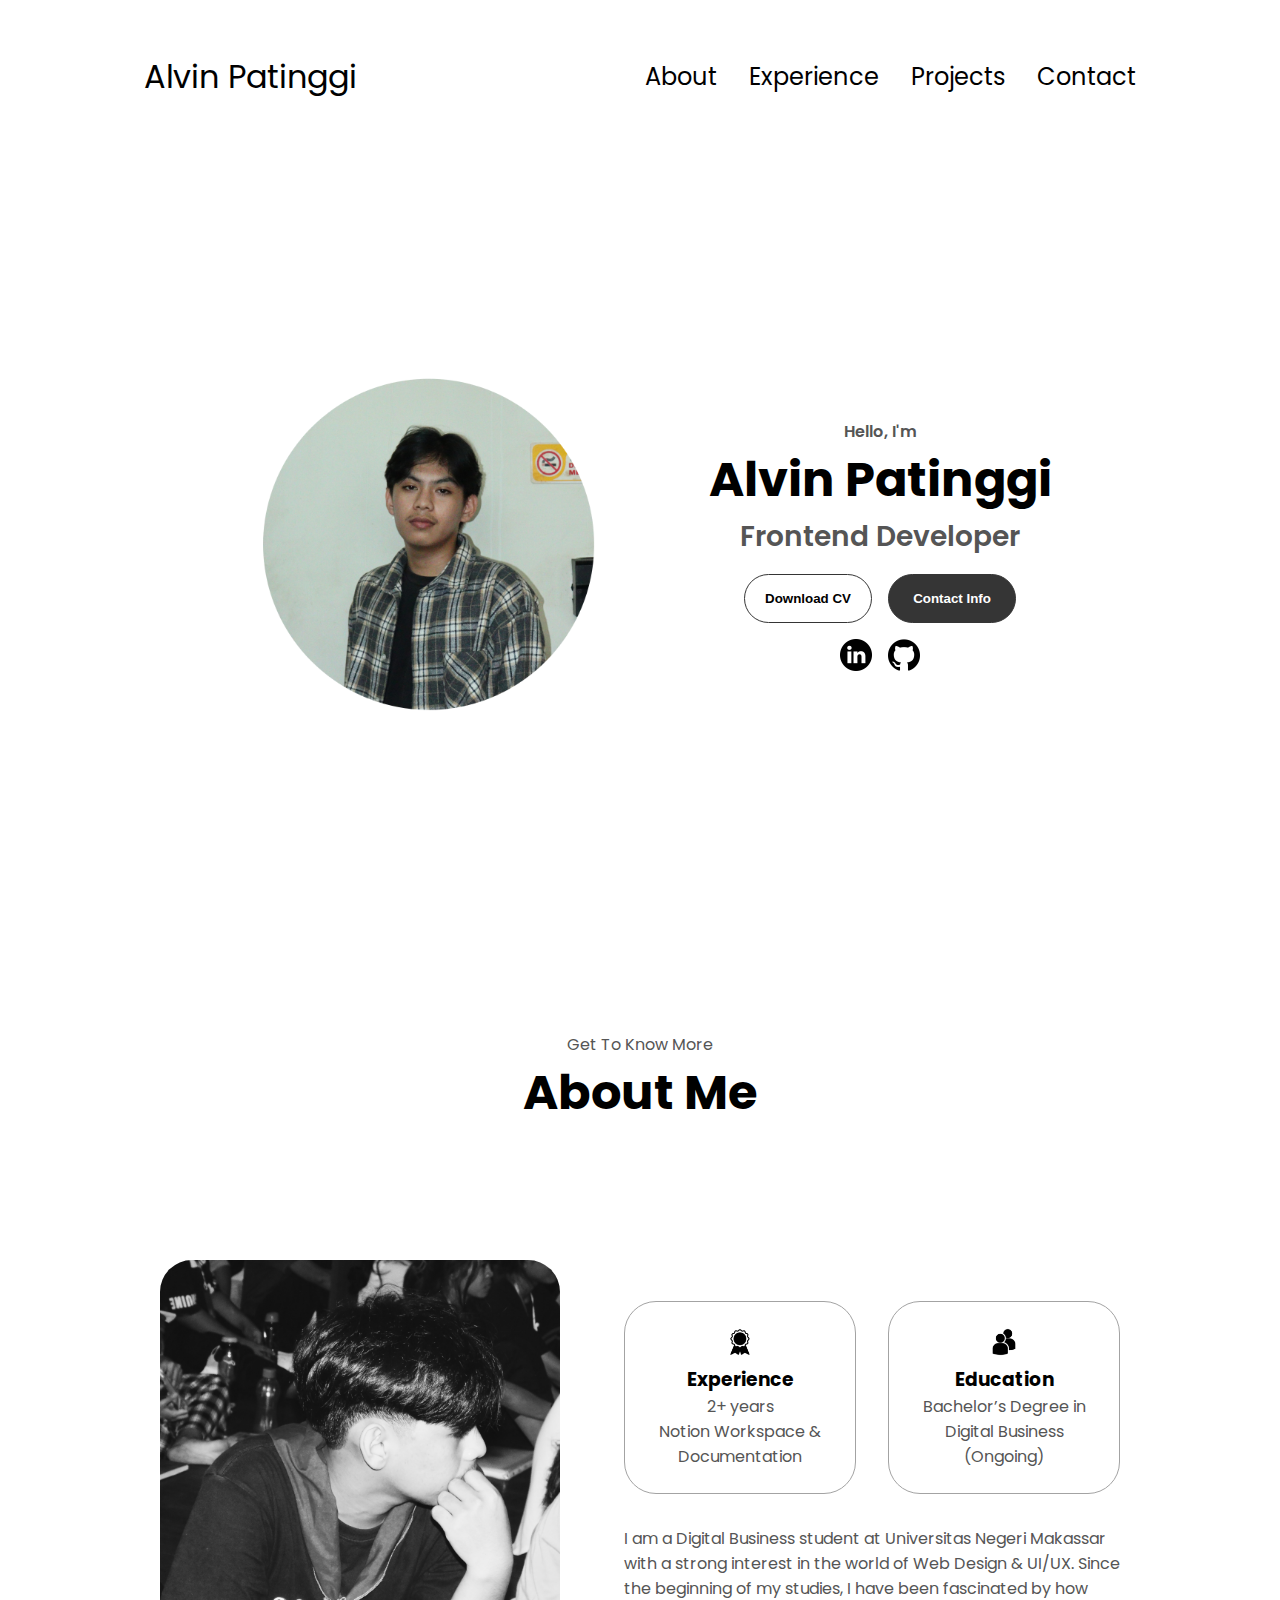
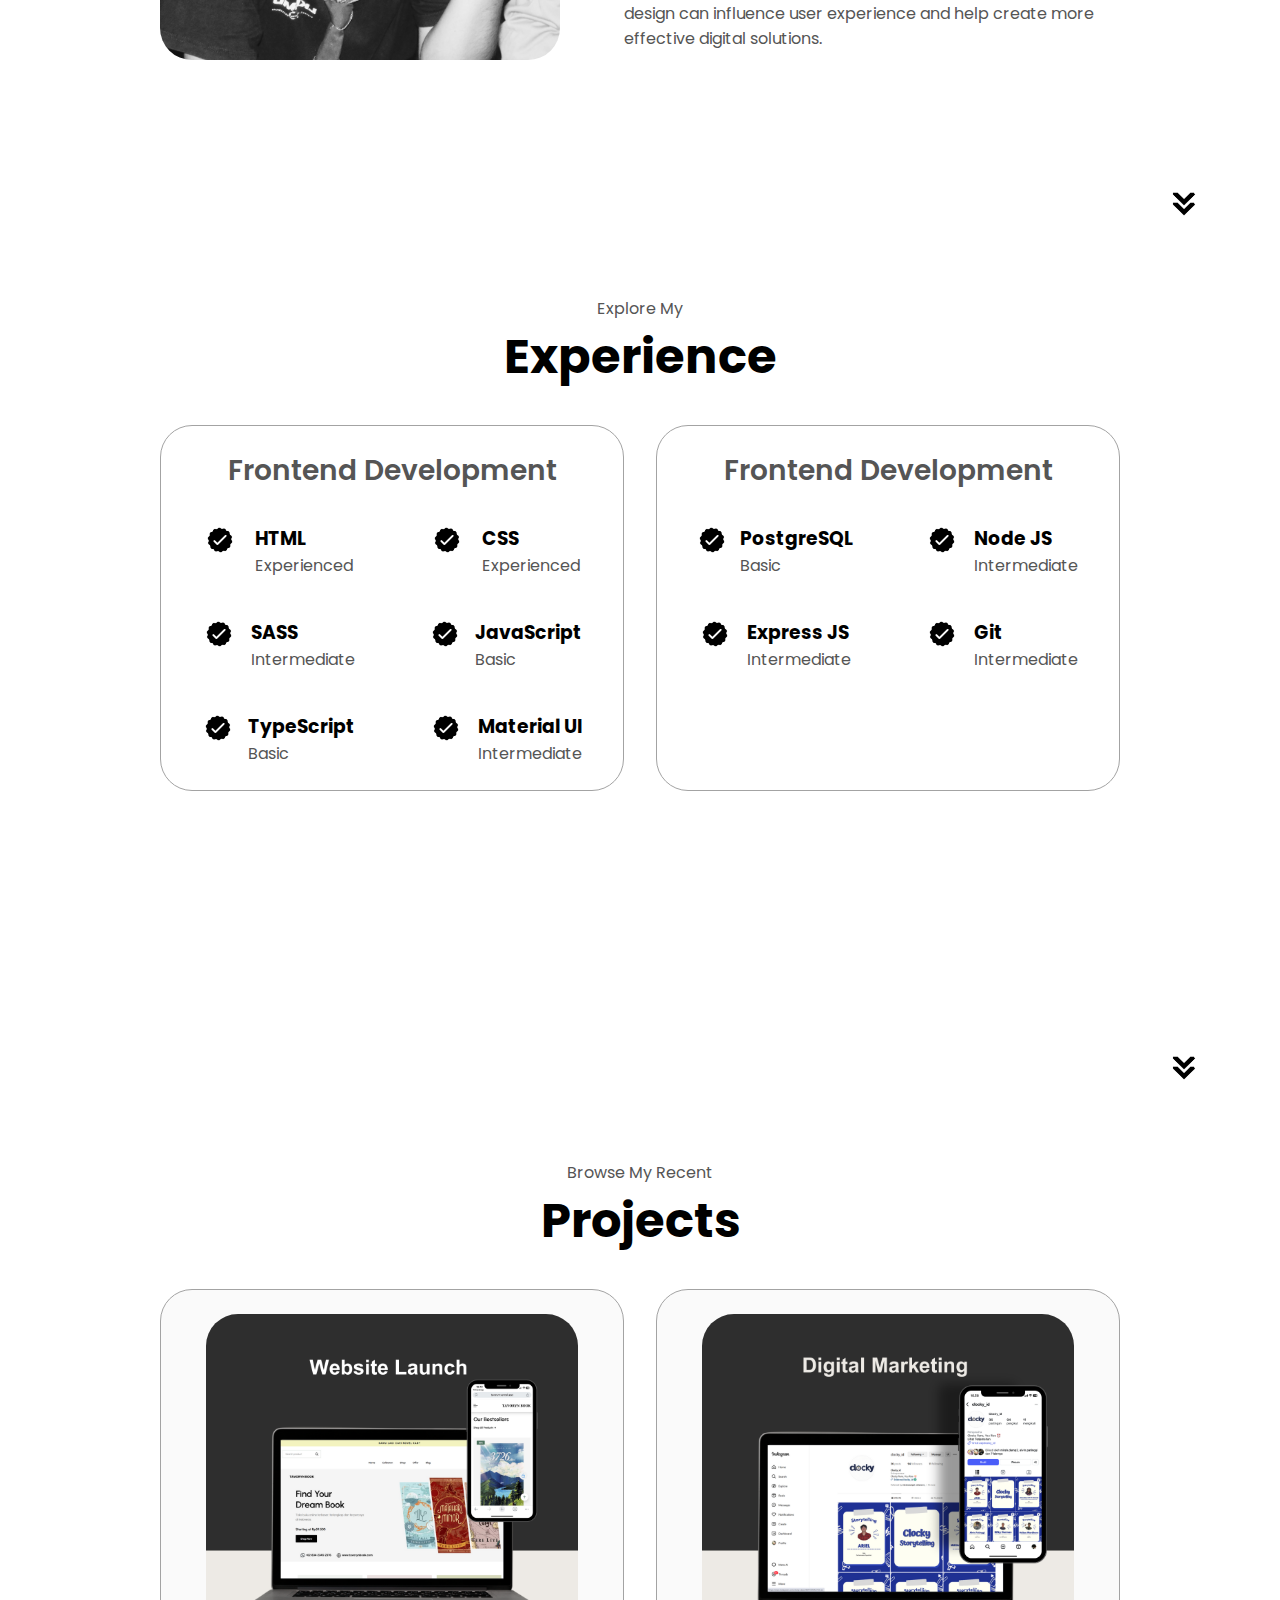
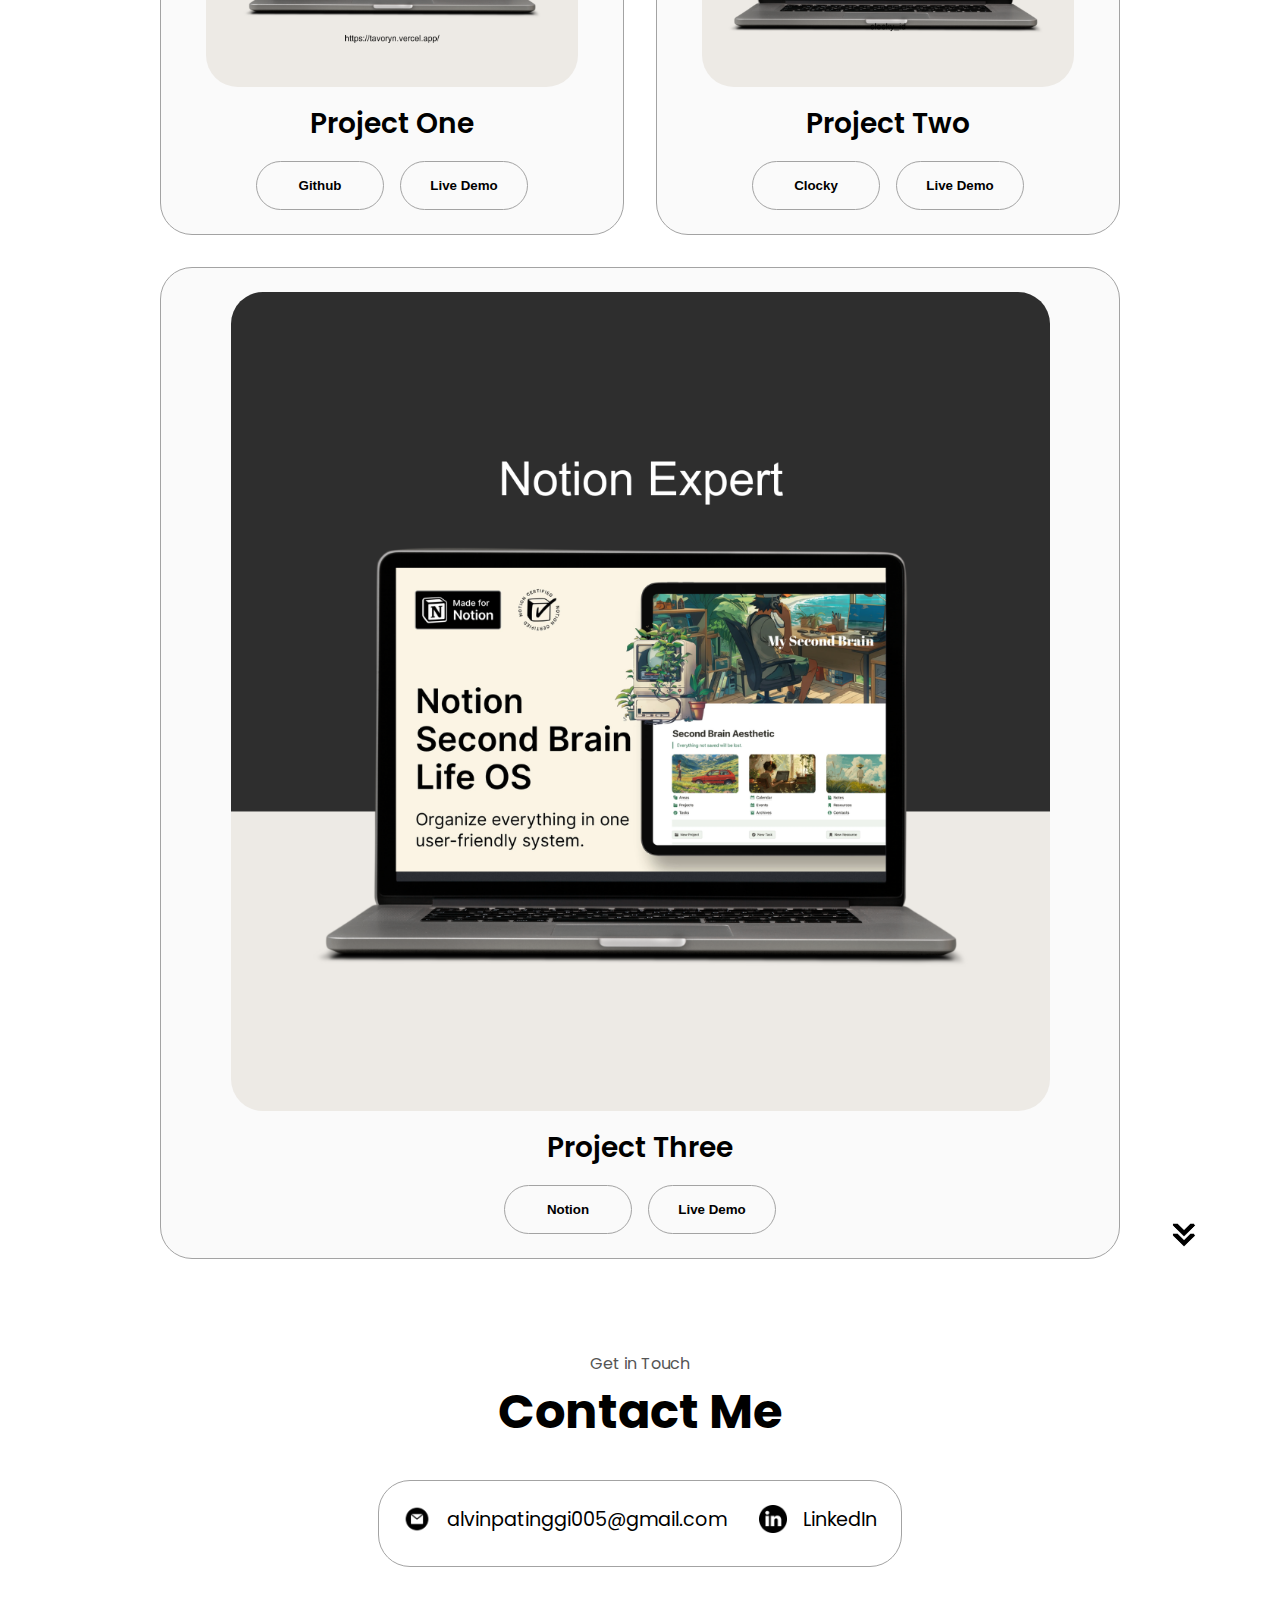
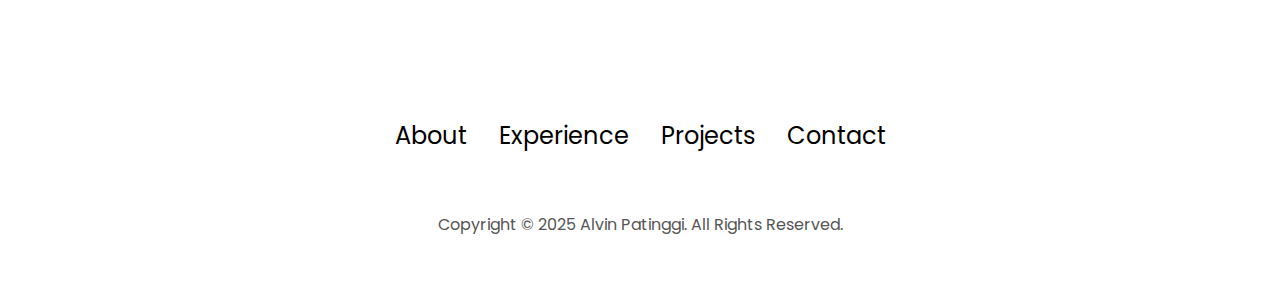
<file: index.html>
<!DOCTYPE html>
<html lang="en">
  <head>
    <meta charset="UTF-8" />
    <meta http-equiv="X-UA-Compatible" content="IE=edge" />
    <meta name="viewport" content="width=device-width, initial-scale=1.0" />
    <title>My Portfolio</title>
    <link rel="stylesheet" href="style.css" />
    <link rel="stylesheet" href="mediaqueries.css" />
  </head>
  <body>
    <nav id="desktop-nav">
      <div class="logo">Alvin Patinggi</div>
      <div>
        <ul class="nav-links">
          <li><a href="#about">About</a></li>
          <li><a href="#experience">Experience</a></li>
          <li><a href="#projects">Projects</a></li>
          <li><a href="#contact">Contact</a></li>
        </ul>
      </div>
    </nav>
    <nav id="hamburger-nav">
      <div class="logo">Alvin Patinggi</div>
      <div class="hamburger-menu">
        <div class="hamburger-icon" onclick="toggleMenu()">
          <span></span>
          <span></span>
          <span></span>
        </div>
        <div class="menu-links">
          <li><a href="#about" onclick="toggleMenu()">About</a></li>
          <li><a href="#experience" onclick="toggleMenu()">Experience</a></li>
          <li><a href="#projects" onclick="toggleMenu()">Projects</a></li>
          <li><a href="#contact" onclick="toggleMenu()">Contact</a></li>
        </div>
      </div>
    </nav>
    <section id="profile">
      <div class="section__pic-container">
        <img src="./assets/profile-pic.png" alt="John Doe profile picture" />
      </div>
      <div class="section__text">
        <p class="section__text__p1">Hello, I'm</p>
        <h1 class="title">Alvin Patinggi</h1>
        <p class="section__text__p2">Frontend Developer</p>
        <div class="btn-container">
          <button
            class="btn btn-color-2"
            onclick="window.open('./assets/resume-example.pdf')"
          >
            Download CV
          </button>
          <button class="btn btn-color-1" onclick="location.href='./#contact'">
            Contact Info
          </button>
        </div>
        <div id="socials-container">
          <img
            src="./assets/linkedin.png"
            alt="My LinkedIn profile"
            class="icon"
            onclick="location.href='https://www.linkedin.com/in/alvin-patinggi/'"
          />
          <img
            src="./assets/github.png"
            alt="My Github profile"
            class="icon"
            onclick="location.href='https://github.com/tavoryn4'"
          />
        </div>
      </div>
    </section>
    <section id="about">
      <p class="section__text__p1">Get To Know More</p>
      <h1 class="title">About Me</h1>
      <div class="section-container">
        <div class="section__pic-container">
          <img
            src="./assets/about-pic.png"
            alt="Profile picture"
            class="about-pic"
          />
        </div>
        <div class="about-details-container">
          <div class="about-containers">
            <div class="details-container">
              <img
                src="./assets/experience.png"
                alt="Experience icon"
                class="icon"
              />
              <h3>Experience</h3>
              <p>2+ years <br />Notion Workspace & Documentation</p>
            </div>
            <div class="details-container">
              <img
                src="./assets/education.png"
                alt="Education icon"
                class="icon"
              />
              <h3>Education</h3>
              <p>Bachelor’s Degree in Digital Business (Ongoing)<br /></p>
            </div>
          </div>
          <div class="text-container">
            <p>
              I am a Digital Business student at Universitas Negeri Makassar with a strong interest in the world of Web Design & UI/UX. Since the beginning of my studies, I have been fascinated by how design can influence user experience and help create more effective digital solutions.
            </p>
          </div>
        </div>
      </div>
      <img
        src="./assets/arrow.png"
        alt="Arrow icon"
        class="icon arrow"
        onclick="location.href='./#experience'"
      />
    </section>
    <section id="experience">
      <p class="section__text__p1">Explore My</p>
      <h1 class="title">Experience</h1>
      <div class="experience-details-container">
        <div class="about-containers">
          <div class="details-container">
            <h2 class="experience-sub-title">Frontend Development</h2>
            <div class="article-container">
              <article>
                <img
                  src="./assets/checkmark.png"
                  alt="Experience icon"
                  class="icon"
                />
                <div>
                  <h3>HTML</h3>
                  <p>Experienced</p>
                </div>
              </article>
              <article>
                <img
                  src="./assets/checkmark.png"
                  alt="Experience icon"
                  class="icon"
                />
                <div>
                  <h3>CSS</h3>
                  <p>Experienced</p>
                </div>
              </article>
              <article>
                <img
                  src="./assets/checkmark.png"
                  alt="Experience icon"
                  class="icon"
                />
                <div>
                  <h3>SASS</h3>
                  <p>Intermediate</p>
                </div>
              </article>
              <article>
                <img
                  src="./assets/checkmark.png"
                  alt="Experience icon"
                  class="icon"
                />
                <div>
                  <h3>JavaScript</h3>
                  <p>Basic</p>
                </div>
              </article>
              <article>
                <img
                  src="./assets/checkmark.png"
                  alt="Experience icon"
                  class="icon"
                />
                <div>
                  <h3>TypeScript</h3>
                  <p>Basic</p>
                </div>
              </article>
              <article>
                <img
                  src="./assets/checkmark.png"
                  alt="Experience icon"
                  class="icon"
                />
                <div>
                  <h3>Material UI</h3>
                  <p>Intermediate</p>
                </div>
              </article>
            </div>
          </div>
          <div class="details-container">
            <h2 class="experience-sub-title">Frontend Development</h2>
            <div class="article-container">
              <article>
                <img
                  src="./assets/checkmark.png"
                  alt="Experience icon"
                  class="icon"
                />
                <div>
                  <h3>PostgreSQL</h3>
                  <p>Basic</p>
                </div>
              </article>
              <article>
                <img
                  src="./assets/checkmark.png"
                  alt="Experience icon"
                  class="icon"
                />
                <div>
                  <h3>Node JS</h3>
                  <p>Intermediate</p>
                </div>
              </article>
              <article>
                <img
                  src="./assets/checkmark.png"
                  alt="Experience icon"
                  class="icon"
                />
                <div>
                  <h3>Express JS</h3>
                  <p>Intermediate</p>
                </div>
              </article>
              <article>
                <img
                  src="./assets/checkmark.png"
                  alt="Experience icon"
                  class="icon"
                />
                <div>
                  <h3>Git</h3>
                  <p>Intermediate</p>
                </div>
              </article>
            </div>
          </div>
        </div>
      </div>
      <img
        src="./assets/arrow.png"
        alt="Arrow icon"
        class="icon arrow"
        onclick="location.href='./#projects'"
      />
    </section>
    <section id="projects">
      <p class="section__text__p1">Browse My Recent</p>
      <h1 class="title">Projects</h1>
      <div class="experience-details-container">
        <div class="about-containers">
          <div class="details-container color-container">
            <div class="article-container">
              <img
                src="./assets/project-1.png"
                alt="Project 1"
                class="project-img"
              />
            </div>
            <h2 class="experience-sub-title project-title">Project One</h2>
            <div class="btn-container">
              <button
                class="btn btn-color-2 project-btn"
                onclick="location.href='https://github.com/tavoryn4/Tavoryn-Book'"
              >
                Github
              </button>
              <button
                class="btn btn-color-2 project-btn"
                onclick="location.href='https://tavoryn.vercel.app/'"
              >
                Live Demo
              </button>
            </div>
          </div>
          <div class="details-container color-container">
            <div class="article-container">
              <img
                src="./assets/project-2.png"
                alt="Project 2"
                class="project-img"
              />
            </div>
            <h2 class="experience-sub-title project-title">Project Two</h2>
            <div class="btn-container">
              <button
                class="btn btn-color-2 project-btn"
                onclick="location.href= 'https://www.instagram.com/clocky_id/?hl=en'"
              >
                Clocky
              </button>
              <button
                class="btn btn-color-2 project-btn"
                onclick="location.href='https://www.instagram.com/clocky_id/?hl=en'"
              >
                Live Demo
              </button>
            </div>
          </div>
          <div class="details-container color-container">
            <div class="article-container">
              <img
                src="./assets/project-3.png"
                alt="Project 3"
                class="project-img"
              />
            </div>
            <h2 class="experience-sub-title project-title">Project Three</h2>
            <div class="btn-container">
              <button
                class="btn btn-color-2 project-btn"
                onclick="location.href='https://confirmed-ferryboat-bd0.notion.site/Mini-content-planner-179b83f01ab9804e8a37ffd10359d100?pvs=4'"
              >
                Notion
              </button>
              <button
                class="btn btn-color-2 project-btn"
                onclick="location.href='https://confirmed-ferryboat-bd0.notion.site/Mini-content-planner-179b83f01ab9804e8a37ffd10359d100?pvs=4'"
              >
                Live Demo
              </button>
            </div>
          </div>
        </div>
      </div>
      <img
        src="./assets/arrow.png"
        alt="Arrow icon"
        class="icon arrow"
        onclick="location.href='./#contact'"
      />
    </section>
    <section id="contact">
      <p class="section__text__p1">Get in Touch</p>
      <h1 class="title">Contact Me</h1>
      <div class="contact-info-upper-container">
        <div class="contact-info-container">
          <img
            src="./assets/email.png"
            alt="Email icon"
            class="icon contact-icon email-icon"
          />
          <p><a href="mailto:alvinpatinggi005@gmail">alvinpatinggi005@gmail.com</a></p>
        </div>
        <div class="contact-info-container">
          <img
            src="./assets/linkedin.png"
            alt="LinkedIn icon"
            class="icon contact-icon"
          />
          <p><a href="https://www.linkedin.com/in/alvin-patinggi/">LinkedIn</a></p>
        </div>
      </div>
    </section>
    <footer>
      <nav>
        <div class="nav-links-container">
          <ul class="nav-links">
            <li><a href="#about">About</a></li>
            <li><a href="#experience">Experience</a></li>
            <li><a href="#projects">Projects</a></li>
            <li><a href="#contact">Contact</a></li>
          </ul>
        </div>
      </nav>
      <p>Copyright &#169; 2025 Alvin Patinggi. All Rights Reserved.</p>
    </footer>
    <script src="script.js"></script>
  </body>
</html>
</file>
<file: style.css>
/* GENERAL */

@import url("https://fonts.googleapis.com/css2?family=Poppins:wght@300;400;500;600&display=swap");

* {
  margin: 0;
  padding: 0;
}

body {
  font-family: "Poppins", sans-serif;
}

html {
  scroll-behavior: smooth;
}

p {
  color: rgb(85, 85, 85);
}

/* TRANSITION */

a,
.btn {
  transition: all 300ms ease;
}

/* DESKTOP NAV */

nav,
.nav-links {
  display: flex;
}

nav {
  justify-content: space-around;
  align-items: center;
  height: 17vh;
}

.nav-links {
  gap: 2rem;
  list-style: none;
  font-size: 1.5rem;
}

a {
  color: black;
  text-decoration: none;
  text-decoration-color: white;
}

a:hover {
  color: grey;
  text-decoration: underline;
  text-underline-offset: 1rem;
  text-decoration-color: rgb(181, 181, 181);
}

.logo {
  font-size: 2rem;
}

.logo:hover {
  cursor: default;
}

/* HAMBURGER MENU */

#hamburger-nav {
  display: none;
}

.hamburger-menu {
  position: relative;
  display: inline-block;
}

.hamburger-icon {
  display: flex;
  flex-direction: column;
  justify-content: space-between;
  height: 24px;
  width: 30px;
  cursor: pointer;
}

.hamburger-icon span {
  width: 100%;
  height: 2px;
  background-color: black;
  transition: all 0.3 ease-in-out;
}

.menu-links {
  position: absolute;
  top: 100%;
  right: 0;
  background-color: white;
  width: fit-content;
  max-height: 0;
  overflow: hidden;
  transition: all 0.3 ease-in-out;
}

.menu-links a {
  display: block;
  padding: 10px;
  text-align: center;
  font-size: 1.5rem;
  color: black;
  text-decoration: none;
  transition: all 0.3 ease-in-out;
}

.menu-links li {
  list-style: none;
}

.menu-links.open {
  max-height: 300px;
}

.hamburger-icon.open span:first-child {
  transform: rotate(45deg) translate(10px, 5px);
}

.hamburger-icon.open span:nth-child(2) {
  opacity: 0;
}

.hamburger-icon.open span:last-child {
  transform: rotate(-45deg) translate(10px, -5px);
}

.hamburger-icon span:first-child {
  transform: none;
}

.hamburger-icon span:first-child {
  opacity: 1;
}

.hamburger-icon span:first-child {
  transform: none;
}

/* SECTIONS */

section {
  padding-top: 4vh;
  height: 96vh;
  margin: 0 10rem;
  box-sizing: border-box;
  min-height: fit-content;
}

.section-container {
  display: flex;
}

/* PROFILE SECTION */

#profile {
  display: flex;
  justify-content: center;
  gap: 5rem;
  height: 80vh;
}

.section__pic-container {
  display: flex;
  height: 400px;
  width: 400px;
  margin: auto 0;
}

.section__text {
  align-self: center;
  text-align: center;
}

.section__text p {
  font-weight: 600;
}

.section__text__p1 {
  text-align: center;
}

.section__text__p2 {
  font-size: 1.75rem;
  margin-bottom: 1rem;
}

.title {
  font-size: 3rem;
  text-align: center;
}

#socials-container {
  display: flex;
  justify-content: center;
  margin-top: 1rem;
  gap: 1rem;
}

/* ICONS */

.icon {
  cursor: pointer;
  height: 2rem;
}

/* BUTTONS */

.btn-container {
  display: flex;
  justify-content: center;
  gap: 1rem;
}

.btn {
  font-weight: 600;
  transition: all 300ms ease;
  padding: 1rem;
  width: 8rem;
  border-radius: 2rem;
}

.btn-color-1,
.btn-color-2 {
  border: rgb(53, 53, 53) 0.1rem solid;
}

.btn-color-1:hover,
.btn-color-2:hover {
  cursor: pointer;
}

.btn-color-1,
.btn-color-2:hover {
  background: rgb(53, 53, 53);
  color: white;
}

.btn-color-1:hover {
  background: rgb(0, 0, 0);
}

.btn-color-2 {
  background: none;
}

.btn-color-2:hover {
  border: rgb(255, 255, 255) 0.1rem solid;
}

.btn-container {
  gap: 1rem;
}

/* ABOUT SECTION */

#about {
  position: relative;
}

.about-containers {
  gap: 2rem;
  margin-bottom: 2rem;
  margin-top: 2rem;
}

.about-details-container {
  justify-content: center;
  flex-direction: column;
}

.about-containers,
.about-details-container {
  display: flex;
}

.about-pic {
  border-radius: 2rem;
}

.arrow {
  position: absolute;
  right: -5rem;
  bottom: 2.5rem;
}

.details-container {
  padding: 1.5rem;
  flex: 1;
  background: white;
  border-radius: 2rem;
  border: rgb(53, 53, 53) 0.1rem solid;
  border-color: rgb(163, 163, 163);
  text-align: center;
}

.section-container {
  gap: 4rem;
  height: 80%;
}

.section__pic-container {
  height: 400px;
  width: 400px;
  margin: auto 0;
}

/* EXPERIENCE SECTION */

#experience {
  position: relative;
}

.experience-sub-title {
  color: rgb(85, 85, 85);
  font-weight: 600;
  font-size: 1.75rem;
  margin-bottom: 2rem;
}

.experience-details-container {
  display: flex;
  justify-content: center;
  flex-direction: column;
}

.article-container {
  display: flex;
  text-align: initial;
  flex-wrap: wrap;
  flex-direction: row;
  gap: 2.5rem;
  justify-content: space-around;
}

article {
  display: flex;
  width: 10rem;
  justify-content: space-around;
  gap: 0.5rem;
}

article .icon {
  cursor: default;
}

/* PROJECTS SECTION */

#projects {
  position: relative;
}

.color-container {
  border-color: rgb(163, 163, 163);
  background: rgb(250, 250, 250);
}

.project-img {
  border-radius: 2rem;
  width: 90%;
  height: 90%;
}

.project-title {
  margin: 1rem;
  color: black;
}

.project-btn {
  color: black;
  border-color: rgb(163, 163, 163);
}

/* CONTACT */

#contact {
  display: flex;
  justify-content: center;
  flex-direction: column;
  height: 70vh;
}

.contact-info-upper-container {
  display: flex;
  justify-content: center;
  border-radius: 2rem;
  border: rgb(53, 53, 53) 0.1rem solid;
  border-color: rgb(163, 163, 163);
  background: (250, 250, 250);
  margin: 2rem auto;
  padding: 0.5rem;
}

.contact-info-container {
  display: flex;
  align-items: center;
  justify-content: center;
  gap: 0.5rem;
  margin: 1rem;
}

.contact-info-container p {
  font-size: larger;
}

.contact-icon {
  cursor: default;
}

.email-icon {
  height: 2.5rem;
}


/* FOOTER SECTION */

footer {
  height: 26vh;
  margin: 0 1rem;
}

footer p {
  text-align: center;
}

#contact {
  text-align: center;
  padding: 60px 20px;
}

#contact {
  text-align: center;
  padding: 60px 20px;
}

.contact-wrapper {
  display: flex;
  flex-direction: column;
  align-items: center;
  gap: 2rem;
  margin-top: 2rem;
}

.contact-card {
  width: 100%;
  max-width: 600px;
  border: 2px solid #ccc;
  border-radius: 1rem;
  padding: 2rem;
  box-sizing: border-box;
  background-color: #fff;
}

.contact-form input,
.contact-form textarea {
  width: 100%;
  padding: 1rem;
  margin-bottom: 1rem;
  border-radius: 0.5rem;
  border: 1px solid #ccc;
  font-size: 1rem;
  box-sizing: border-box;
}

.contact-form button {
  width: 100%;
  padding: 1rem;
  background-color: black;
  color: white;
  font-weight: bold;
  border-radius: 0.5rem;
  border: none;
  cursor: pointer;
  font-size: 1rem;
}

.contact-info-container {
  display: flex;
  align-items: center;
  gap: 1rem;
  margin-bottom: 1.5rem;
}

.contact-info-container img {
  width: 28px;
  height: 28px;
  object-fit: contain;
}
</file>
<file: mediaqueries.css>
@media screen and (max-width: 1400px) {
  #profile {
    height: 83vh;
    margin-bottom: 6rem;
  }
  .about-containers {
    flex-wrap: wrap;
  }
  #contact,
  #projects {
    height: fit-content;
  }
}

@media screen and (max-width: 1200px) {
  #desktop-nav {
    display: none;
  }
  #hamburger-nav {
    display: flex;
  }
  #experience,
  .experience-details-container {
    margin-top: 2rem;
  }
  #profile,
  .section-container {
    display: block;
  }
  .arrow {
    display: none;
  }
  section,
  .section-container {
    height: fit-content;
  }
  section {
    margin: 0 5%;
  }
  .section__pic-container {
    width: 275px;
    height: 275px;
    margin: 0 auto 2rem;
  }
  .about-containers {
    margin-top: 0;
  }
}

@media screen and (max-width: 600px) {
  #contact,
  footer {
    height: 40vh;
  }
  #profile {
    height: 83vh;
    margin-bottom: 0;
  }
  article {
    font-size: 1rem;
  }
  footer nav {
    height: fit-content;
    margin-bottom: 2rem;
  }
  .about-containers,
  .contact-info-upper-container,
  .btn-container {
    flex-wrap: wrap;
  }
  .contact-info-container {
    margin: 0;
  }
  .contact-info-container p,
  .nav-links li a {
    font-size: 1rem;
  }
  .experience-sub-title {
    font-size: 1.25rem;
  }
  .logo {
    font-size: 1.5rem;
  }
  .nav-links {
    flex-direction: column;
    gap: 0.5rem;
    text-align: center;
  }
  .section__pic-container {
    width: auto;
    height: 46vw;
    justify-content: center;
  }
  .section__text__p2 {
    font-size: 1.25rem;
  }
  .title {
    font-size: 2rem;
  }
  .text-container {
    text-align: justify;
  }
}
</file>
